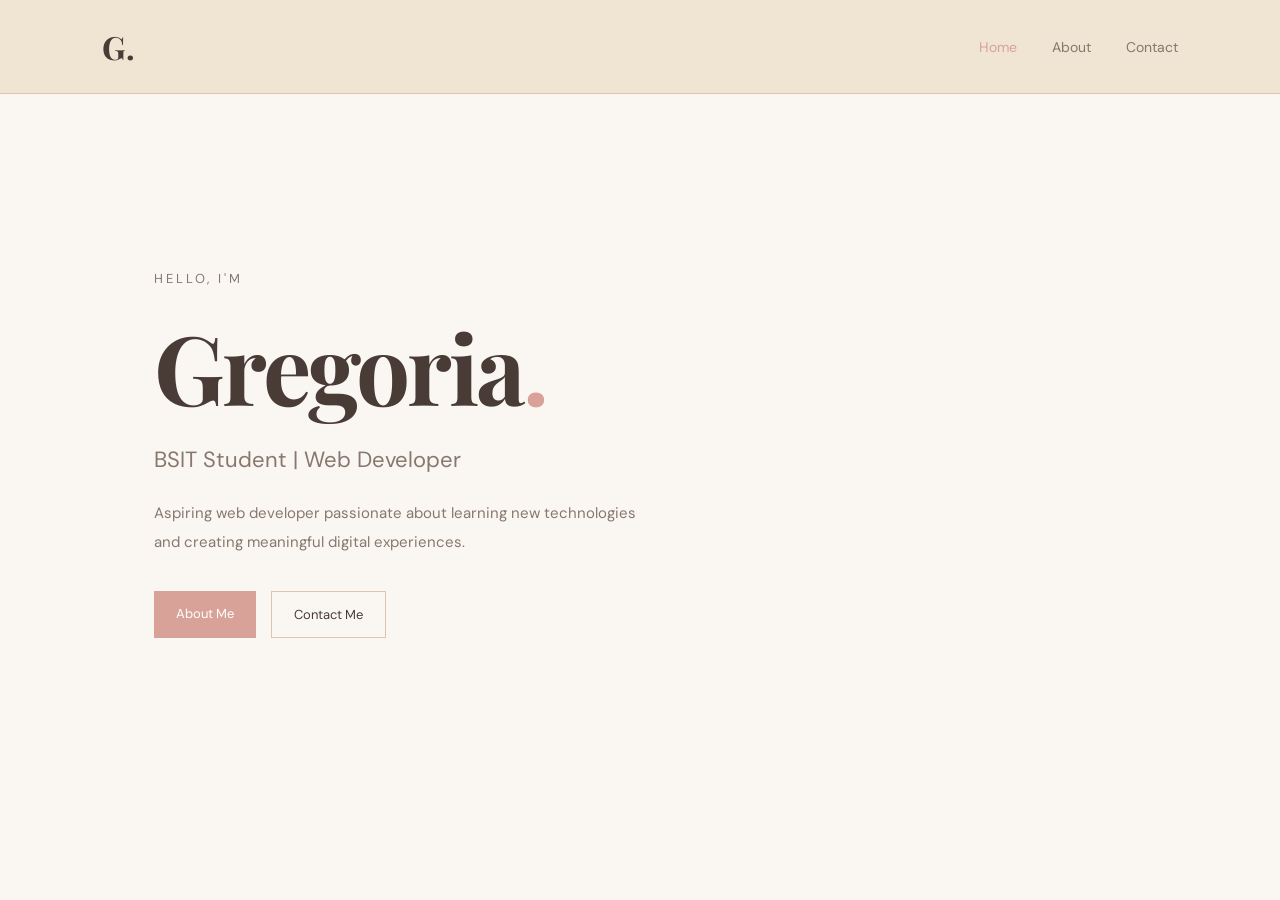
<file: index.html>
<!DOCTYPE html>
<html lang="en">
<head>
    <meta charset="UTF-8">
    <meta name="viewport" content="width=device-width, initial-scale=1.0">
    <meta name="description" content="Gregoria's personal portfolio.">
    <title>Gregoria | Portfolio</title>
    <link rel="stylesheet" href="style.css">
</head>
<body>
    <header>
        <nav class="navbar">
            <a href="index.html" class="logo">G.</a>
            <ul class="nav-links">
                <li><a href="index.html" class="active">Home</a></li>
                <li><a href="about.html">About</a></li>
                <li><a href="contacts.html">Contact</a></li>
            </ul>
        </nav>
    </header>

    <main>
        <section class="hero">
            <div class="hero-content">
                <p class="intro">HELLO, I'M</p>
                <h1>Gregoria<span>.</span></h1>
                <h2>BSIT Student | Web Developer</h2>
                <p class="description">
                    Aspiring web developer passionate about learning new
                    technologies and creating meaningful digital experiences.
                </p>
                <div class="hero-buttons">
                    <a href="about.html" class="btn">About Me</a>
                    <a href="contacts.html" class="btn-outline">Contact Me</a>
                </div>
            </div>
        </section>
    </main>
</body>
</html>
</file>
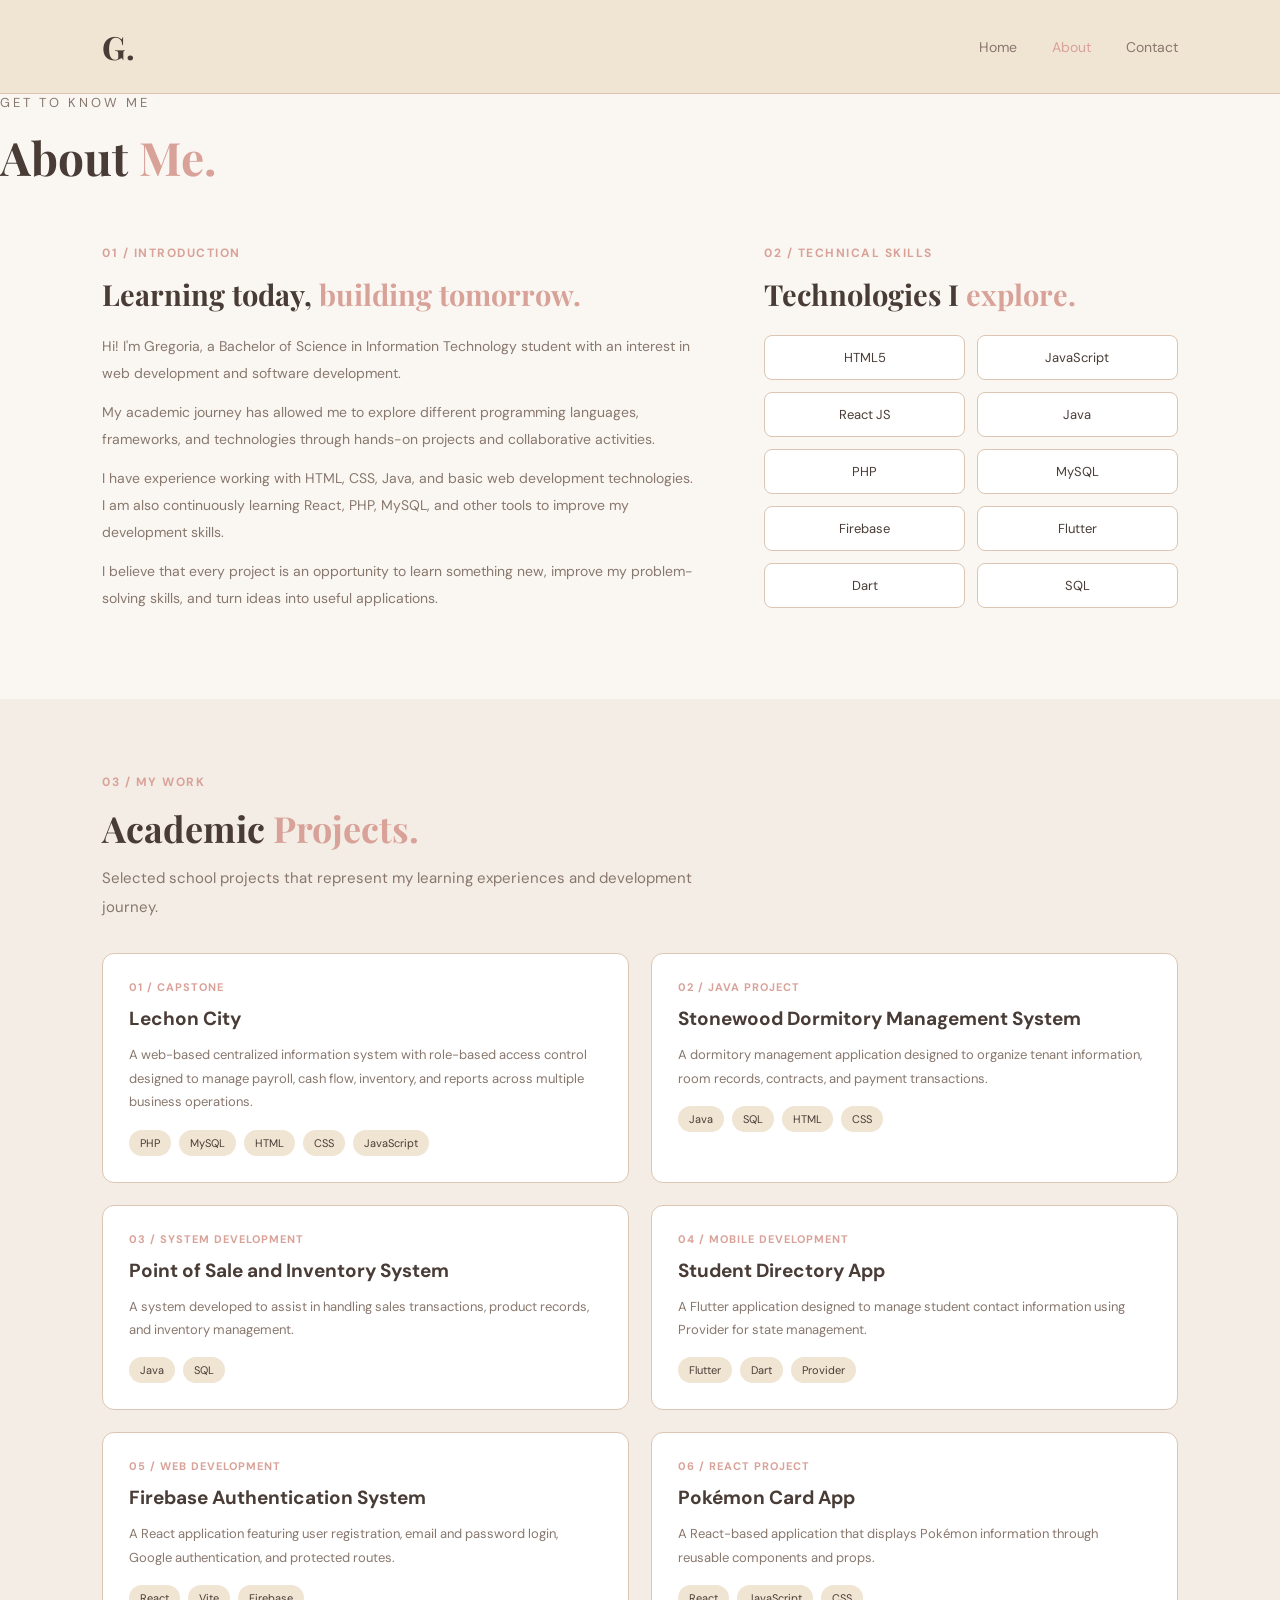
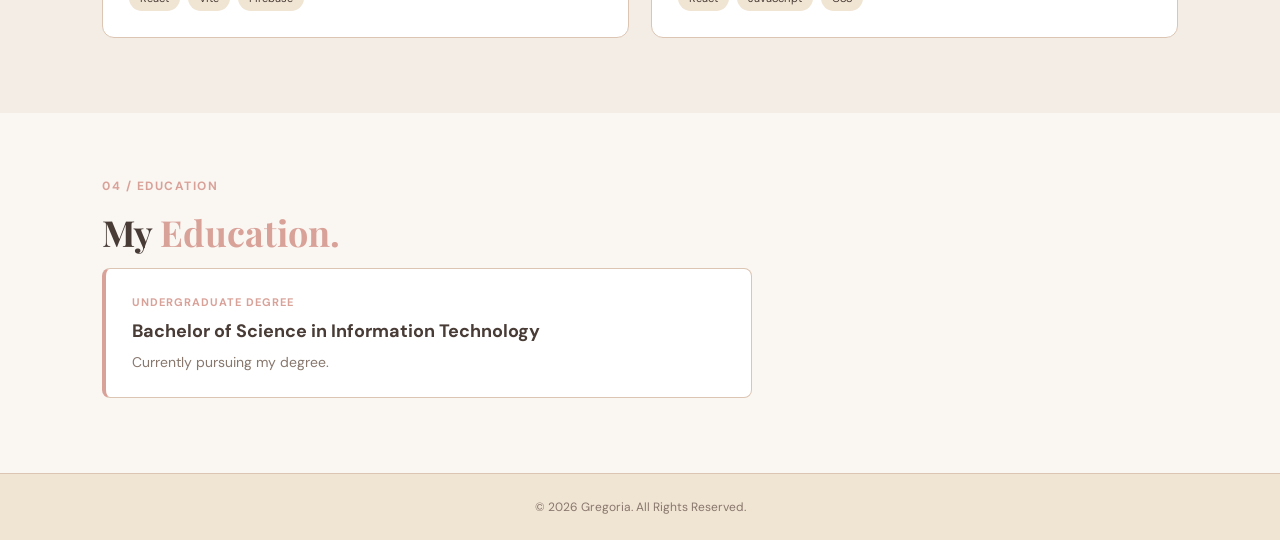
<file: about.html>
<!DOCTYPE html>
<html lang="en">
<head>
    <meta charset="UTF-8">
    <meta name="viewport" content="width=device-width, initial-scale=1.0">
    <title>About Me | Gregoria</title>
    <link rel="stylesheet" href="style.css">
</head>

<body>

    <header>
        <nav class="navbar">
            <a href="index.html" class="logo">G.</a>

            <ul class="nav-links">
                <li><a href="index.html">Home</a></li>
                <li><a href="about.html" class="active">About</a></li>
                <li><a href="contacts.html">Contact</a></li>
            </ul>
        </nav>
    </header>

    <main class="about-page">

        <!-- ABOUT INTRODUCTION -->
        <section class="page-hero">
            <p class="intro">GET TO KNOW ME</p>
            <h1>About <span>Me.</span></h1>
        </section>

        <!-- PERSONAL INFORMATION -->
        <section class="about-content">

            <div class="about-intro">
                <p class="section-label">01 / INTRODUCTION</p>
                <h2>Learning today, <span>building tomorrow.</span></h2>

                <div class="about-text">
                    <p>
                        Hi! I'm Gregoria, a Bachelor of Science in
                        Information Technology student with an interest
                        in web development and software development.
                    </p>

                    <p>
                        My academic journey has allowed me to explore
                        different programming languages, frameworks,
                        and technologies through hands-on projects
                        and collaborative activities.
                    </p>

                    <p>
                        I have experience working with HTML, CSS,
                        Java, and basic web development technologies.
                        I am also continuously learning React,
                        PHP, MySQL, and other tools to improve
                        my development skills.
                    </p>

                    <p>
                        I believe that every project is an opportunity
                        to learn something new, improve my problem-solving
                        skills, and turn ideas into useful applications.
                    </p>
                </div>
            </div>

            <!-- TECHNICAL SKILLS -->
            <div class="about-skills">
                <p class="section-label">02 / TECHNICAL SKILLS</p>
                <h2>Technologies I <span>explore.</span></h2>

                <div class="skills-container">
                    <div class="skill-box">HTML5</div>
                    <div class="skill-box">JavaScript</div>
                    <div class="skill-box">React JS</div>
                    <div class="skill-box">Java</div>
                    <div class="skill-box">PHP</div>
                    <div class="skill-box">MySQL</div>
                    <div class="skill-box">Firebase</div>
                    <div class="skill-box">Flutter</div>
                    <div class="skill-box">Dart</div>
                    <div class="skill-box">SQL</div>
                </div>
            </div>

        </section>

        <!-- ACADEMIC PROJECTS -->
        <section class="academic-projects">

            <div class="projects-heading">
                <p class="section-label">03 / MY WORK</p>
                <h2>Academic <span>Projects.</span></h2>
                <p class="description">
                    Selected school projects that represent my
                    learning experiences and development journey.
                </p>
            </div>

            <div class="academic-project-grid">

                <article class="academic-card">
                    <span class="project-number">01 / CAPSTONE</span>
                    <h3>Lechon City</h3>
                    <p>
                        A web-based centralized information system
                        with role-based access control designed to
                        manage payroll, cash flow, inventory, and
                        reports across multiple business operations.
                    </p>
                    <div class="project-tech">
                        <span>PHP</span>
                        <span>MySQL</span>
                        <span>HTML</span>
                        <span>CSS</span>
                        <span>JavaScript</span>
                    </div>
                </article>

                <article class="academic-card">
                    <span class="project-number">02 / JAVA PROJECT</span>
                    <h3>Stonewood Dormitory Management System</h3>
                    <p>
                        A dormitory management application designed
                        to organize tenant information, room records,
                        contracts, and payment transactions.
                    </p>
                    <div class="project-tech">
                        <span>Java</span>
                        <span>SQL</span>
                        <span>HTML</span>
                        <span>CSS</span>
                    </div>
                </article>

                <article class="academic-card">
                    <span class="project-number">03 / SYSTEM DEVELOPMENT</span>
                    <h3>Point of Sale and Inventory System</h3>
                    <p>
                        A system developed to assist in handling
                        sales transactions, product records,
                        and inventory management.
                    </p>
                    <div class="project-tech">
                        <span>Java</span>
                        <span>SQL</span>
                    </div>
                </article>

                <article class="academic-card">
                    <span class="project-number">04 / MOBILE DEVELOPMENT</span>
                    <h3>Student Directory App</h3>
                    <p>
                        A Flutter application designed to manage
                        student contact information using Provider
                        for state management.
                    </p>
                    <div class="project-tech">
                        <span>Flutter</span>
                        <span>Dart</span>
                        <span>Provider</span>
                    </div>
                </article>

                <article class="academic-card">
                    <span class="project-number">05 / WEB DEVELOPMENT</span>
                    <h3>Firebase Authentication System</h3>
                    <p>
                        A React application featuring user
                        registration, email and password login,
                        Google authentication, and protected routes.
                    </p>
                    <div class="project-tech">
                        <span>React</span>
                        <span>Vite</span>
                        <span>Firebase</span>
                    </div>
                </article>

                <article class="academic-card">
                    <span class="project-number">06 / REACT PROJECT</span>
                    <h3>Pokémon Card App</h3>
                    <p>
                        A React-based application that displays
                        Pokémon information through reusable
                        components and props.
                    </p>
                    <div class="project-tech">
                        <span>React</span>
                        <span>JavaScript</span>
                        <span>CSS</span>
                    </div>
                </article>

            </div>
        </section>

        <!-- EDUCATION -->
        <section class="education-section">
            <p class="section-label">04 / EDUCATION</p>
            <h2>My <span>Education.</span></h2>

            <div class="education-box">
                <p class="education-tag">UNDERGRADUATE DEGREE</p>
                <h3>Bachelor of Science in Information Technology</h3>
                <p>Currently pursuing my degree.</p>
            </div>
        </section>

    </main>

    <footer>
        <p>© 2026 Gregoria. All Rights Reserved.</p>
    </footer>

</body>
</html>
</file>
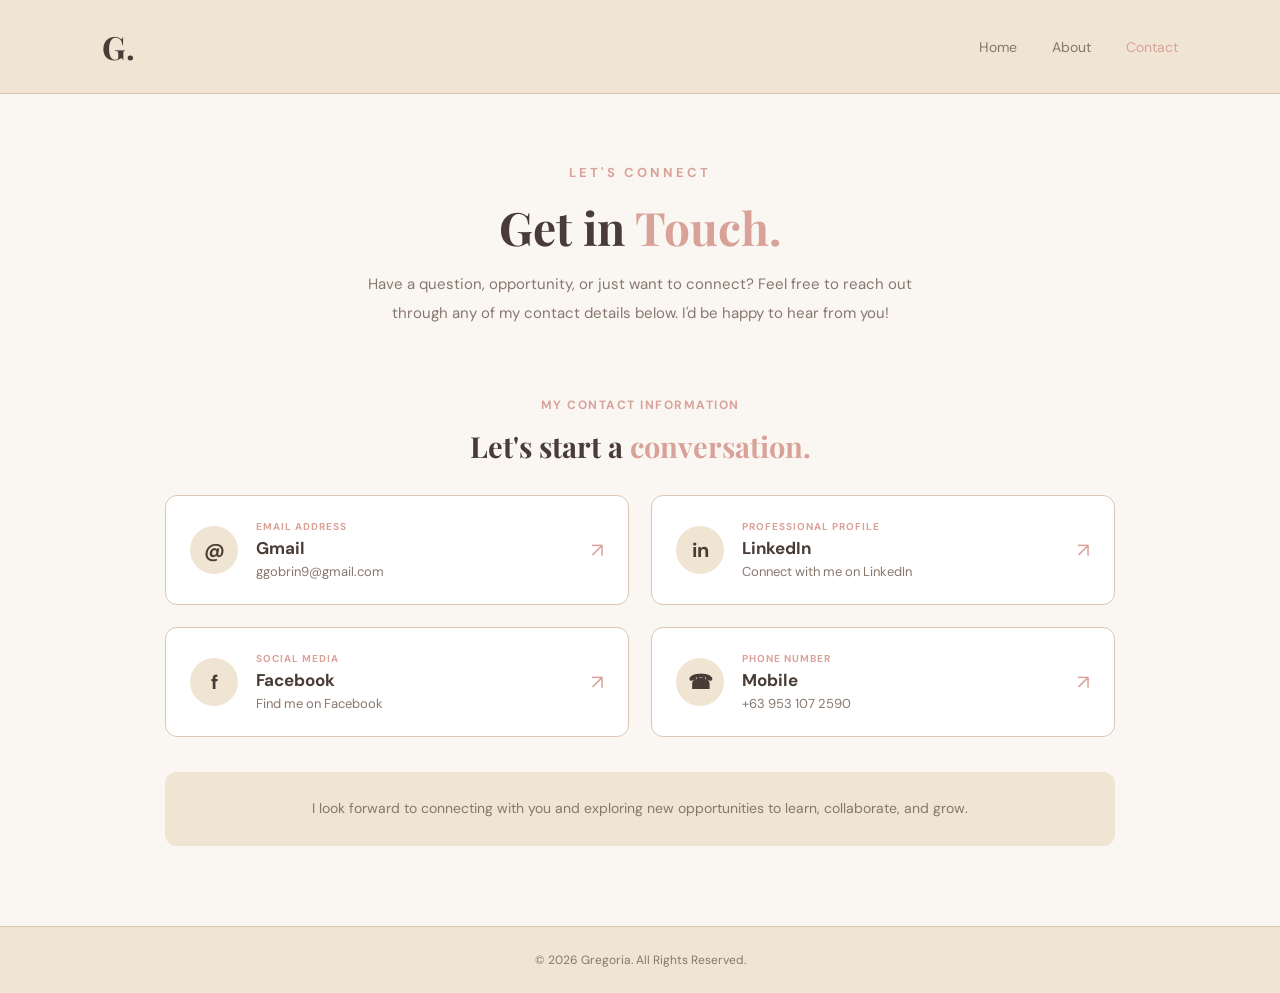
<file: contacts.html>
<!DOCTYPE html>
<html lang="en">
<head>
    <meta charset="UTF-8">
    <meta name="viewport" content="width=device-width, initial-scale=1.0">
    <meta name="description" content="Contact Gregoria, BSIT Student and Web Developer.">
    <title>Contact | Gregoria</title>
    <link rel="stylesheet" href="style.css">
</head>

<body>

    <header>
        <nav class="navbar">
            <a href="index.html" class="logo">G.</a>

            <ul class="nav-links">
                <li><a href="index.html">Home</a></li>
                <li><a href="about.html">About</a></li>
                <li><a href="contacts.html" class="active">Contact</a></li>
            </ul>
        </nav>
    </header>

    <main class="contact-page">

        <section class="contact-hero">
            <p class="intro">LET'S CONNECT</p>

            <h1>Get in <span>Touch.</span></h1>

            <p class="description">
                Have a question, opportunity, or just want to connect?
                Feel free to reach out through any of my contact details
                below. I'd be happy to hear from you!
            </p>
        </section>

        <section class="contact-content">

            <div class="contact-heading">
                <p class="section-label">MY CONTACT INFORMATION</p>
                <h2>Let's start a <span>conversation.</span></h2>
            </div>

            <div class="contact-grid">

                <!-- GMAIL -->
                <a href="mailto:ggobrin9@gmail.com"
                   class="contact-card">

                    <div class="contact-icon">@</div>

                    <div>
                        <p class="contact-label">EMAIL ADDRESS</p>
                        <h3>Gmail</h3>
                        <p>ggobrin9@gmail.com</p>
                    </div>

                    <span class="contact-arrow">↗</span>
                </a>

                <!-- LINKEDIN -->
                <a href="https://www.linkedin.com/in/gregoria-gobrin-457734374/"
                   target="_blank"
                   rel="noopener noreferrer"
                   class="contact-card">

                    <div class="contact-icon">in</div>

                    <div>
                        <p class="contact-label">PROFESSIONAL PROFILE</p>
                        <h3>LinkedIn</h3>
                        <p>Connect with me on LinkedIn</p>
                    </div>

                    <span class="contact-arrow">↗</span>
                </a>

                <!-- FACEBOOK -->
                <a href="https://www.facebook.com/gregoriagobrin"
                   target="_blank"
                   rel="noopener noreferrer"
                   class="contact-card">

                    <div class="contact-icon">f</div>

                    <div>
                        <p class="contact-label">SOCIAL MEDIA</p>
                        <h3>Facebook</h3>
                        <p>Find me on Facebook</p>
                    </div>

                    <span class="contact-arrow">↗</span>
                </a>

                <!-- PHONE -->
                <a href="tel:+639531072590"
                   class="contact-card">

                    <div class="contact-icon">☎</div>

                    <div>
                        <p class="contact-label">PHONE NUMBER</p>
                        <h3>Mobile</h3>
                        <p>+63 953 107 2590</p>
                    </div>

                    <span class="contact-arrow">↗</span>
                </a>

            </div>

            <div class="contact-note">
                <p>
                    I look forward to connecting with you and exploring
                    new opportunities to learn, collaborate, and grow.
                </p>
            </div>

        </section>

    </main>

    <footer>
        <p>© 2026 Gregoria. All Rights Reserved.</p>
    </footer>

</body>
</html>
</file>
<file: style.css>
@import url('https://fonts.googleapis.com/css2?family=DM+Sans:wght@400;500;600;700&family=Playfair+Display:wght@500;600;700&display=swap');

:root {
    --background: #FAF7F3;
    --secondary: #F0E4D3;
    --accent: #DCC5B2;
    --highlight: #D9A299;
    --text: #493C36;
    --muted: #88776D;
    --border: #DCC5B2;
}

* {
    margin: 0;
    padding: 0;
    box-sizing: border-box;
}

html { scroll-behavior: smooth; }

body {
    background: var(--background);
    color: var(--text);
    font-family: 'DM Sans', sans-serif;
    min-height: 100vh;
}

/* NAVIGATION */
.navbar {
    display: flex;
    justify-content: space-between;
    align-items: center;
    padding: 25px 8%;
    background: var(--secondary);
    border-bottom: 1px solid var(--border);
}

.logo {
    font-family: 'Playfair Display', serif;
    font-size: 32px;
    font-weight: 700;
    color: var(--text);
    text-decoration: none;
}

.nav-links {
    display: flex;
    list-style: none;
    gap: 35px;
}

.nav-links a {
    color: var(--muted);
    text-decoration: none;
    font-size: 14px;
    transition: 0.3s;
}

.nav-links a:hover,
.nav-links a.active { color: var(--highlight); }

/* HOME HERO */
.hero {
    min-height: 80vh;
    display: flex;
    align-items: center;
    justify-content: space-between;
    gap: 70px;
    padding: 70px 12%;
}

.hero-content {
    max-width: 600px;
    flex: 1;
}

.intro {
    color: var(--muted);
    font-size: 13px;
    letter-spacing: 3px;
    margin-bottom: 15px;
}

.hero h1 {
    font-family: 'Playfair Display', serif;
    font-size: clamp(60px, 8vw, 96px);
    letter-spacing: -3px;
}

.hero h1 span { color: var(--highlight); }

.hero h2 {
    font-size: 22px;
    font-weight: 400;
    color: var(--muted);
    margin: 15px 0 25px;
}

.description {
    color: var(--muted);
    font-size: 15px;
    line-height: 1.9;
    max-width: 500px;
}

.hero-buttons {
    display: flex;
    flex-wrap: wrap;
    gap: 15px;
    margin-top: 35px;
}

.btn,
.btn-outline {
    display: inline-block;
    padding: 14px 22px;
    font-size: 13px;
    text-decoration: none;
    transition: 0.3s;
}

.btn {
    background: var(--highlight);
    color: #fff;
}

.btn:hover { background: #c78e84; }

.btn-outline {
    border: 1px solid var(--accent);
    color: var(--text);
}

.btn-outline:hover { background: var(--secondary); }

.page-hero h1,
.contact-hero h1 {
    font-family: 'Playfair Display', serif;
    color: var(--text);
    font-size: 46px;
    margin: 8px 0 12px;
}

.page-hero h1 span,
.contact-hero h1 span,
.about-content h2 span,
.projects-heading h2 span,
.education-section h2 span,
.contact-heading h2 span {
    color: var(--highlight);
}

.page-hero .description { max-width: 620px; }

/* ABOUT INTRODUCTION + SKILLS */
.about-content {
    display: grid;
    grid-template-columns: 1.3fr 0.9fr;
    gap: 65px;
    padding: 45px 8% 75px;
    align-items: start;
}

.section-label {
    color: var(--highlight);
    font-size: 12px;
    font-weight: 700;
    letter-spacing: 1.5px;
    margin-bottom: 14px;
}

.about-content h2,
.contact-heading h2 {
    color: var(--text);
    font-family: 'Playfair Display', serif;
    font-size: 29px;
    margin-bottom: 20px;
}

.about-text p {
    color: var(--muted);
    font-size: 14px;
    line-height: 1.9;
    margin-bottom: 13px;
}

.skills-container {
    display: grid;
    grid-template-columns: repeat(2, minmax(0, 1fr));
    gap: 12px;
    margin-top: 22px;
}

.skill-box {
    background: #fff;
    border: 1px solid var(--border);
    border-radius: 8px;
    padding: 13px 15px;
    color: var(--text);
    font-size: 13px;
    text-align: center;
    transition: 0.25s ease;
}

.skill-box:hover {
    background: var(--secondary);
    transform: translateY(-3px);
}

/* ACADEMIC PROJECTS */
.academic-projects {
    padding: 75px 8%;
    background: #F4EDE5;
}

.projects-heading {
    margin-bottom: 32px;
}

.projects-heading .description {
    max-width: 600px;
    margin-top: 10px;
}

.academic-projects h2,
.education-section h2 {
    font-family: 'Playfair Display', serif;
    font-size: 36px;
    color: var(--text);
    margin-bottom: 12px;
}

.academic-project-grid {
    display: grid;
    grid-template-columns: repeat(2, minmax(0, 1fr));
    gap: 22px;
}

.academic-card {
    background: #fff;
    border: 1px solid var(--border);
    border-radius: 12px;
    padding: 26px;
    transition: 0.3s ease;
}

.academic-card:hover {
    transform: translateY(-5px);
    box-shadow: 0 8px 25px rgba(73, 60, 54, 0.10);
}

.project-number {
    display: block;
    color: var(--highlight);
    font-size: 11px;
    font-weight: 700;
    letter-spacing: 1px;
    margin-bottom: 12px;
}

.academic-card h3 {
    color: var(--text);
    font-size: 19px;
    margin-bottom: 12px;
}

.academic-card p {
    color: var(--muted);
    font-size: 13px;
    line-height: 1.8;
    margin-bottom: 16px;
}

.project-tech {
    display: flex;
    flex-wrap: wrap;
    gap: 8px;
}

.project-tech span {
    background: var(--secondary);
    color: var(--text);
    padding: 6px 11px;
    border-radius: 20px;
    font-size: 11px;
}

/* EDUCATION */
.education-section {
    padding: 65px 8% 75px;
    background: var(--background);
}

.education-box {
    background: #fff;
    border: 1px solid var(--border);
    border-left: 4px solid var(--highlight);
    padding: 26px;
    border-radius: 8px;
    max-width: 650px;
}

.education-tag {
    color: var(--highlight) !important;
    font-size: 11px !important;
    font-weight: 700;
    letter-spacing: 1px;
}

.education-box h3 {
    color: var(--text);
    font-size: 18px;
    margin: 10px 0;
}

.education-box p {
    color: var(--muted);
    font-size: 14px;
}

/* CONTACT PAGE */
.contact-hero {
    text-align: center;
    padding: 70px 8% 35px;
    background: var(--background);
}

.contact-hero .intro {
    color: var(--highlight);
    font-weight: 700;
}

.contact-hero p.description {
    margin: auto;
    max-width: 570px;
}

.contact-content {
    background: var(--background);
    padding: 35px 8% 80px;
}

.contact-heading {
    text-align: center;
    margin-bottom: 30px;
}

.contact-grid {
    display: grid;
    grid-template-columns: repeat(2, minmax(0, 1fr));
    gap: 22px;
    max-width: 950px;
    margin: auto;
}

.contact-card {
    display: flex;
    align-items: center;
    gap: 18px;
    padding: 24px;
    background: #fff;
    border: 1px solid var(--border);
    border-radius: 12px;
    text-decoration: none;
    transition: 0.3s ease;
}

.contact-card:hover {
    transform: translateY(-5px);
    box-shadow: 0 8px 25px rgba(73, 60, 54, 0.10);
    border-color: var(--highlight);
}

.contact-icon {
    display: flex;
    align-items: center;
    justify-content: center;
    min-width: 48px;
    height: 48px;
    background: var(--secondary);
    color: var(--text);
    border-radius: 50%;
    font-size: 20px;
    font-weight: 700;
}

.contact-card > div:nth-child(2) { min-width: 0; }

.contact-label {
    color: var(--highlight) !important;
    font-size: 10px !important;
    font-weight: 700;
    letter-spacing: 1px;
}

.contact-card h3 {
    color: var(--text);
    font-size: 17px;
    margin: 4px 0;
}

.contact-card p {
    color: var(--muted);
    font-size: 13px;
    overflow-wrap: anywhere;
}

.contact-arrow {
    color: var(--highlight);
    margin-left: auto;
    font-size: 20px;
}

.contact-note {
    max-width: 950px;
    margin: 35px auto 0;
    padding: 25px;
    background: var(--secondary);
    border-radius: 12px;
    text-align: center;
}

.contact-note h3 {
    color: var(--text);
    margin-bottom: 10px;
}

.contact-note p {
    color: var(--muted);
    line-height: 1.7;
    font-size: 14px;
}

/* FOOTER */
footer {
    border-top: 1px solid var(--border);
    padding: 25px;
    text-align: center;
    background: var(--secondary);
    color: var(--muted);
    font-size: 12px;
}

/* RESPONSIVE */
@media (max-width: 850px) {
    .hero {
        gap: 35px;
        padding: 60px 8%;
    }

    .hero-image-wrap { width: 34%; }
    .hero-image { height: 390px; }

    .about-content {
        grid-template-columns: 1fr;
        gap: 45px;
    }
}

@media (max-width: 650px) {
    .navbar { padding: 20px 6%; }
    .nav-links { gap: 16px; }
    .nav-links a { font-size: 12px; }

    .hero {
        min-height: auto;
        flex-direction: column;
        align-items: flex-start;
        padding: 60px 8%;
    }

    .hero-content { width: 100%; }
    .hero h1 { font-size: 60px; }
    .hero h2 { font-size: 17px; }

    .hero-image-wrap {
        width: min(100%, 330px);
        min-width: 0;
        align-self: center;
        margin-top: 15px;
    }

    .hero-image { height: 420px; }

    .page-hero { padding: 50px 6% 25px; }
    .page-hero h1,
    .contact-hero h1 { font-size: 36px; }

    .about-content,
    .academic-projects,
    .education-section,
    .contact-content {
        padding: 45px 6%;
    }

    .about-content h2,
    .contact-heading h2 { font-size: 25px; }

    .academic-projects h2,
    .education-section h2 { font-size: 30px; }

    .academic-project-grid,
    .contact-grid { grid-template-columns: 1fr; }

    .contact-hero { padding: 55px 6% 25px; }
}
</file>
